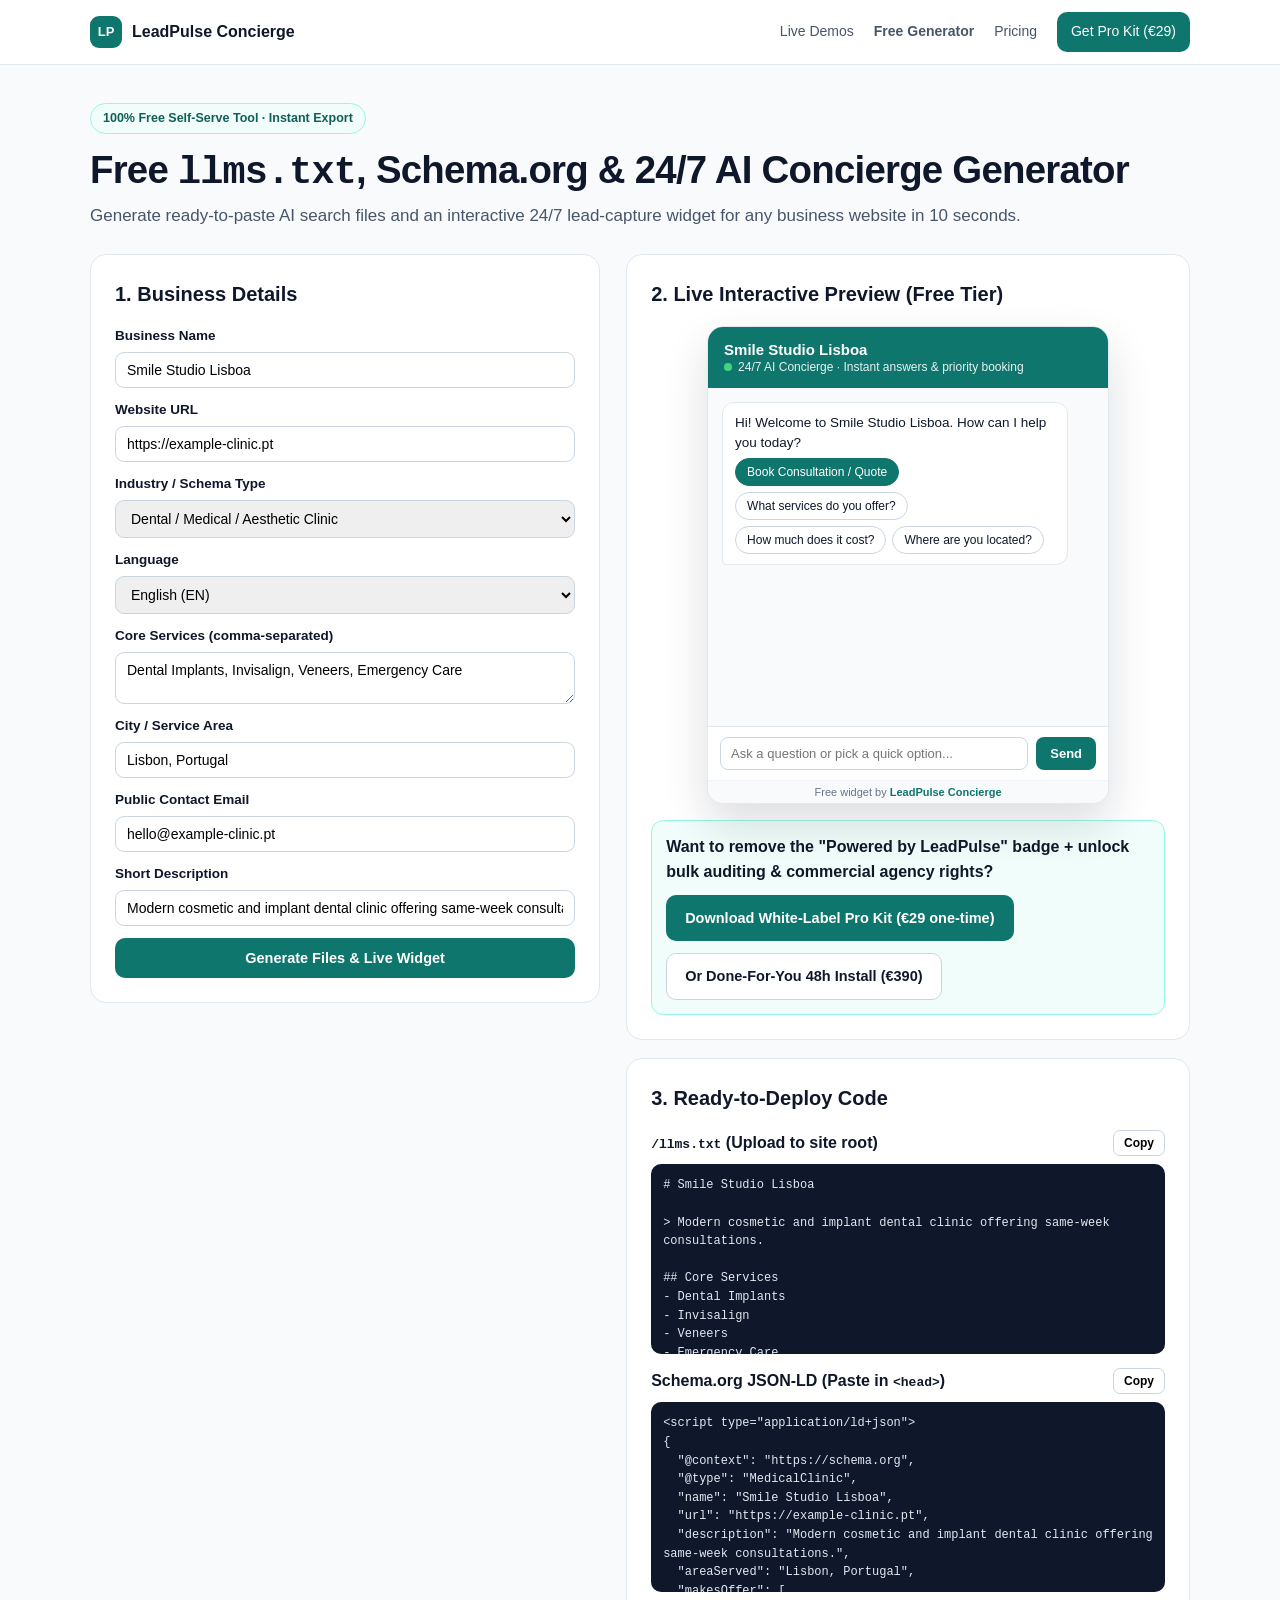
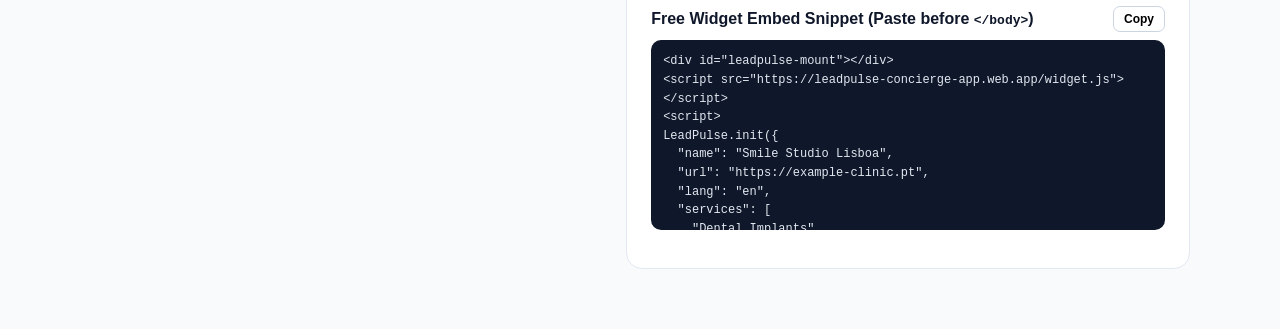
<file: generator.html>
<!doctype html>
<html lang="en">
<head>
  <meta charset="utf-8" />
  <meta name="viewport" content="width=device-width, initial-scale=1" />
  <title>Free llms.txt, Schema.org &amp; AI Concierge Generator — LeadPulse</title>
  <meta name="description" content="Free instant generator for llms.txt, Schema.org JSON-LD, and a 24/7 website lead-capture widget. Zero signup required." />
  <link rel="stylesheet" href="styles.css" />
  <style>
    .gen-grid { display: grid; grid-template-columns: 0.95fr 1.05fr; gap: 26px; align-items: start; margin-top: 24px; }
    .gen-form { display: grid; gap: 12px; }
    .gen-form label { display: grid; gap: 5px; font-size: 13.5px; font-weight: 600; }
    .gen-form input, .gen-form select, .gen-form textarea {
      width: 100%; padding: 9px 11px; border: 1px solid #cbd5e1; border-radius: 9px; font-size: 14px; font-family: inherit;
    }
    .code-box {
      background: #0f172a; color: #e2e8f0; padding: 12px; border-radius: 10px; font-size: 12px;
      overflow-x: auto; max-height: 190px; white-space: pre-wrap; margin: 8px 0 14px;
    }
    .out-head { display: flex; justify-content: space-between; align-items: center; margin-top: 10px; }
    .copy-btn {
      padding: 5px 10px; border-radius: 7px; border: 1px solid #cbd5e1; background: #fff; font-size: 12px; font-weight: 600; cursor: pointer;
    }
    .upsell-bar {
      background: #f0fdfa; border: 1px solid #99f6e4; border-radius: 12px; padding: 14px; margin-top: 16px;
    }
    @media (max-width: 900px) { .gen-grid { grid-template-columns: 1fr; } }
  </style>
</head>
<body>
  <header class="nav">
    <div class="container nav-inner">
      <a class="brand" href="index.html">
        <span class="brand-mark">LP</span>
        <span>LeadPulse Concierge</span>
      </a>
      <nav class="nav-links">
        <a href="index.html#demo">Live Demos</a>
        <a href="generator.html"><strong>Free Generator</strong></a>
        <a href="index.html#pricing">Pricing</a>
        <a class="btn btn-sm" href="pay.html?plan=prokit">Get Pro Kit (€29)</a>
      </nav>
    </div>
  </header>

  <main class="container" style="padding: 38px 20px 64px;">
    <span class="pill">100% Free Self-Serve Tool · Instant Export</span>
    <h1 style="font-size: clamp(1.7rem, 3vw, 2.5rem); margin-bottom: 8px;">Free <code>llms.txt</code>, Schema.org &amp; 24/7 AI Concierge Generator</h1>
    <p class="lead" style="margin-bottom: 18px;">Generate ready-to-paste AI search files and an interactive 24/7 lead-capture widget for any business website in 10 seconds.</p>

    <div class="gen-grid">
      <div class="card">
        <h2 style="margin-top:0; font-size: 20px;">1. Business Details</h2>
        <form class="gen-form" id="gen-form">
          <label>Business Name
            <input required id="g-name" value="Smile Studio Lisboa" />
          </label>
          <label>Website URL
            <input required id="g-url" type="url" value="https://example-clinic.pt" />
          </label>
          <label>Industry / Schema Type
            <select id="g-type">
              <option value="MedicalClinic">Dental / Medical / Aesthetic Clinic</option>
              <option value="ProfessionalService">Agency / Consulting / Legal</option>
              <option value="LocalBusiness">Real Estate / Home Services / Local</option>
              <option value="SoftwareApplication">SaaS / Software Product</option>
            </select>
          </label>
          <label>Language
            <select id="g-lang">
              <option value="en">English (EN)</option>
              <option value="pt">Português (PT)</option>
            </select>
          </label>
          <label>Core Services (comma-separated)
            <textarea id="g-services" rows="2">Dental Implants, Invisalign, Veneers, Emergency Care</textarea>
          </label>
          <label>City / Service Area
            <input id="g-city" value="Lisbon, Portugal" />
          </label>
          <label>Public Contact Email
            <input id="g-email" value="hello@example-clinic.pt" />
          </label>
          <label>Short Description
            <input id="g-desc" value="Modern cosmetic and implant dental clinic offering same-week consultations." />
          </label>
          <button type="submit" class="btn btn-primary">Generate Files &amp; Live Widget</button>
        </form>
      </div>

      <div>
        <div class="card" style="margin-bottom: 18px;">
          <h2 style="margin-top:0; font-size: 20px;">2. Live Interactive Preview (Free Tier)</h2>
          <div id="gen-widget-mount" class="widget-mount"></div>
          <div class="upsell-bar">
            <strong>Want to remove the "Powered by LeadPulse" badge + unlock bulk auditing &amp; commercial agency rights?</strong>
            <div class="cta-row" style="margin: 10px 0 0;">
              <a class="btn btn-primary" href="pay.html?plan=prokit">Download White-Label Pro Kit (€29 one-time)</a>
              <a class="btn btn-outline" href="pay.html?plan=pilot">Or Done-For-You 48h Install (€390)</a>
            </div>
          </div>
        </div>

        <div class="card">
          <h2 style="margin-top:0; font-size: 20px;">3. Ready-to-Deploy Code</h2>

          <div class="out-head">
            <strong><code>/llms.txt</code> (Upload to site root)</strong>
            <button type="button" class="copy-btn" data-target="out-llms">Copy</button>
          </div>
          <pre class="code-box" id="out-llms"></pre>

          <div class="out-head">
            <strong>Schema.org JSON-LD (Paste in <code>&lt;head&gt;</code>)</strong>
            <button type="button" class="copy-btn" data-target="out-schema">Copy</button>
          </div>
          <pre class="code-box" id="out-schema"></pre>

          <div class="out-head">
            <strong>Free Widget Embed Snippet (Paste before <code>&lt;/body&gt;</code>)</strong>
            <button type="button" class="copy-btn" data-target="out-embed">Copy</button>
          </div>
          <pre class="code-box" id="out-embed"></pre>
        </div>
      </div>
    </div>
  </main>

  <script src="widget.js"></script>
  <script>
    (function () {
      function generate() {
        const name = document.getElementById("g-name").value.trim() || "My Business";
        const url = document.getElementById("g-url").value.trim() || "https://example.com";
        const schemaType = document.getElementById("g-type").value;
        const lang = document.getElementById("g-lang").value;
        const services = document.getElementById("g-services").value
          .split(",")
          .map((s) => s.trim())
          .filter(Boolean)
          .slice(0, 6);
        const city = document.getElementById("g-city").value.trim() || "Global";
        const email = document.getElementById("g-email").value.trim();
        const desc = document.getElementById("g-desc").value.trim();

        const llms = [
          `# ${name}`,
          ``,
          `> ${desc}`,
          ``,
          `## Core Services`,
          ...services.map((s) => `- ${s}`),
          ``,
          `## Location & Contact`,
          `- Area: ${city}`,
          `- Website: ${url}`,
          email ? `- Email: ${email}` : "",
        ].filter((line) => line !== undefined).join("\n").trim();

        const schemaObj = {
          "@context": "https://schema.org",
          "@type": schemaType,
          name,
          url,
          description: desc,
          areaServed: city,
          makesOffer: services.map((s) => ({ "@type": "Offer", itemOffered: { "@type": "Service", name: s } })),
        };
        if (email) schemaObj.email = email;

        const qa = lang === "pt"
          ? [
              { keywords: ["serviço", "servicos", "tratamento", "fazem"], q: "Que serviços oferecem?", a: `Na ${name}, disponibilizamos: ${services.join(", ")}. Posso pré-qualificar o seu pedido em 30 segundos.` },
              { keywords: ["preço", "preco", "valor", "orçamento"], q: "Qual é o valor?", a: `O valor depende do seu caso. Deixe o seu contacto aqui e a equipa da ${name} envia estimativa rapidamente.` },
              { keywords: ["onde", "contacto", "morada", "email"], q: "Onde ficam e contactos?", a: `${name} atende em ${city}. Email: ${email || url}.` },
            ]
          : [
              { keywords: ["service", "services", "offer", "treatment"], q: "What services do you offer?", a: `At ${name}, core services include: ${services.join(", ")}. Click above to book or request a quote in 30 seconds.` },
              { keywords: ["price", "cost", "quote", "fee"], q: "How much does it cost?", a: `Pricing depends on scope. Leave your inquiry details above and ${name} will send tailored pricing.` },
              { keywords: ["where", "location", "contact", "email"], q: "Where are you located?", a: `${name} serves ${city}. Contact: ${email || url}.` },
            ];

        const cfg = { name, url, lang, services, qa, poweredBy: true };
        const embedSnippet = `<div id="leadpulse-mount"></div>\n<script src="https://leadpulse-concierge-app.web.app/widget.js"><\/script>\n<script>\nLeadPulse.init(${JSON.stringify(cfg, null, 2)}, document.getElementById("leadpulse-mount"));\n<\/script>`;

        document.getElementById("out-llms").textContent = llms;
        document.getElementById("out-schema").textContent = `<script type="application/ld+json">\n${JSON.stringify(schemaObj, null, 2)}\n<\/script>`;
        document.getElementById("out-embed").textContent = embedSnippet;

        window.LeadPulse.init(cfg, document.getElementById("gen-widget-mount"));
      }

      document.getElementById("gen-form").addEventListener("submit", (e) => {
        e.preventDefault();
        generate();
      });

      document.querySelectorAll(".copy-btn").forEach((btn) => {
        btn.addEventListener("click", async () => {
          const txt = document.getElementById(btn.dataset.target).textContent;
          try {
            await navigator.clipboard.writeText(txt);
            btn.textContent = "Copied!";
            setTimeout(() => (btn.textContent = "Copy"), 1500);
          } catch (_) {}
        });
      });

      generate();
    })();
  </script>
</body>
</html>
</file>
<file: styles.css>
:root {
  --bg: #f8fafc;
  --surface: #ffffff;
  --ink: #0f172a;
  --muted: #475569;
  --border: #e2e8f0;
  --accent: #0f766e;
  --accent-dark: #115e59;
  --soft: #f0fdfa;
}
* { box-sizing: border-box; }
body {
  margin: 0; font-family: -apple-system, BlinkMacSystemFont, "Segoe UI", Roboto, sans-serif;
  background: var(--bg); color: var(--ink); line-height: 1.55;
}
.container { max-width: 1140px; margin: 0 auto; padding: 0 20px; }
.nav {
  background: rgba(255,255,255,0.92); backdrop-filter: blur(8px);
  border-bottom: 1px solid var(--border); position: sticky; top: 0; z-index: 20;
}
.nav-inner { display: flex; align-items: center; justify-content: space-between; height: 64px; }
.brand { display: flex; align-items: center; gap: 10px; font-weight: 700; color: var(--ink); text-decoration: none; }
.brand-mark {
  width: 32px; height: 32px; border-radius: 9px; background: var(--accent); color: #fff;
  display: grid; place-items: center; font-size: 13px; font-weight: 800;
}
.nav-links { display: flex; align-items: center; gap: 20px; }
.nav-links a { color: var(--muted); text-decoration: none; font-size: 14px; font-weight: 500; }
.nav-links a:hover { color: var(--ink); }
.btn {
  display: inline-block; padding: 11px 18px; border-radius: 10px; font-weight: 600;
  font-size: 14.5px; text-decoration: none; cursor: pointer; border: 1px solid transparent;
}
.btn-sm { padding: 8px 13px; background: var(--accent); color: #fff !important; font-size: 13.5px; }
.btn-primary { background: var(--accent); color: #fff; }
.btn-primary:hover { background: var(--accent-dark); }
.btn-outline { background: #fff; color: var(--ink); border-color: #cbd5e1; }
.btn-outline:hover { border-color: var(--ink); }

.hero { padding: 52px 0 64px; }
.hero-grid { display: grid; grid-template-columns: 1.05fr 0.95fr; gap: 36px; align-items: start; }
.pill {
  display: inline-block; background: var(--soft); color: var(--accent-dark); border: 1px solid #99f6e4;
  padding: 5px 12px; border-radius: 999px; font-size: 12.5px; font-weight: 600; margin-bottom: 14px;
}
h1 { font-size: clamp(2rem, 3.8vw, 3rem); line-height: 1.12; margin: 0 0 16px; letter-spacing: -0.02em; }
.lead { font-size: 17px; color: var(--muted); margin: 0 0 24px; }
.cta-row { display: flex; flex-wrap: wrap; gap: 12px; margin-bottom: 20px; }
.proof-bar { display: flex; flex-wrap: wrap; gap: 16px; font-size: 13.5px; color: var(--muted); font-weight: 500; }

.hero-card {
  background: var(--surface); border: 1px solid var(--border); border-radius: 18px; padding: 18px;
  box-shadow: 0 12px 32px rgba(15, 23, 42, 0.06);
}
.demo-controls { display: flex; flex-direction: column; gap: 6px; margin-bottom: 12px; font-size: 13.5px; }
.demo-controls select {
  padding: 9px 12px; border-radius: 9px; border: 1px solid #cbd5e1; font-size: 14px; background: #fff;
}
.audit-card {
  background: #f8fafc; border: 1px solid var(--border); border-radius: 12px; padding: 12px; margin-bottom: 14px; font-size: 12.5px;
}
.audit-head { display: flex; justify-content: space-between; align-items: center; margin-bottom: 6px; }
.score-badge {
  background: #fef3c7; color: #92400e; font-weight: 700; padding: 3px 9px; border-radius: 999px; font-size: 12px;
}
.audit-gaps { margin: 6px 0 0; padding-left: 18px; color: #991b1b; }
.widget-mount { display: flex; justify-content: center; }
.lead-log {
  margin-top: 12px; background: #ecfdf5; border: 1px solid #a7f3d0; color: #065f46;
  border-radius: 10px; padding: 10px 12px; font-size: 12.5px;
}

.section { padding: 64px 0; }
.section.alt { background: #fff; border-top: 1px solid var(--border); border-bottom: 1px solid var(--border); }
.section-head { text-align: center; max-width: 680px; margin: 0 auto 36px; }
.section-head h2 { font-size: 30px; margin: 0 0 8px; }
.section-head p { color: var(--muted); margin: 0; }

.card {
  background: var(--surface); border: 1px solid var(--border); border-radius: 16px; padding: 24px;
}
.roi-grid { display: grid; grid-template-columns: 1fr 1fr; gap: 24px; }
.roi-inputs { display: flex; flex-direction: column; gap: 18px; }
.roi-inputs label { display: flex; flex-direction: column; gap: 6px; font-size: 14px; font-weight: 600; }
.roi-inputs strong { color: var(--accent); float: right; }
.roi-inputs input[type="range"] { width: 100%; accent-color: var(--accent); }
.metric-label { font-size: 13px; text-transform: uppercase; letter-spacing: 0.05em; color: var(--muted); font-weight: 700; }
.metric-big { font-size: 40px; font-weight: 800; color: var(--accent); margin: 6px 0 4px; }
.metric-sub { font-size: 14px; font-weight: 600; color: var(--ink); margin-bottom: 16px; }
.clean-list { padding-left: 18px; color: var(--muted); font-size: 14px; margin-bottom: 20px; }

.pricing-grid { display: grid; grid-template-columns: repeat(3, 1fr); gap: 22px; }
.price-card { display: flex; flex-direction: column; }
.price-card.featured { border: 2px solid var(--accent); box-shadow: 0 14px 36px rgba(15, 118, 110, 0.1); }
.tier { font-size: 12px; font-weight: 700; text-transform: uppercase; color: var(--accent); letter-spacing: 0.06em; }
.price-card h3 { margin: 6px 0 10px; font-size: 22px; }
.price { font-size: 32px; font-weight: 800; margin-bottom: 8px; }
.price span { font-size: 14px; font-weight: 500; color: var(--muted); }
.desc { color: var(--muted); font-size: 14px; margin: 0 0 16px; }
.price-card ul { padding-left: 18px; font-size: 13.8px; color: var(--ink); flex: 1; margin: 0 0 20px; display: flex; flex-direction: column; gap: 8px; }

.footer { border-top: 1px solid var(--border); padding: 26px 0; font-size: 13px; color: var(--muted); }
.footer-inner { display: flex; justify-content: space-between; flex-wrap: wrap; gap: 12px; }

@media (max-width: 900px) {
  .hero-grid, .roi-grid, .pricing-grid { grid-template-columns: 1fr; }
  .nav-links a:not(.btn) { display: none; }
}
</file>
